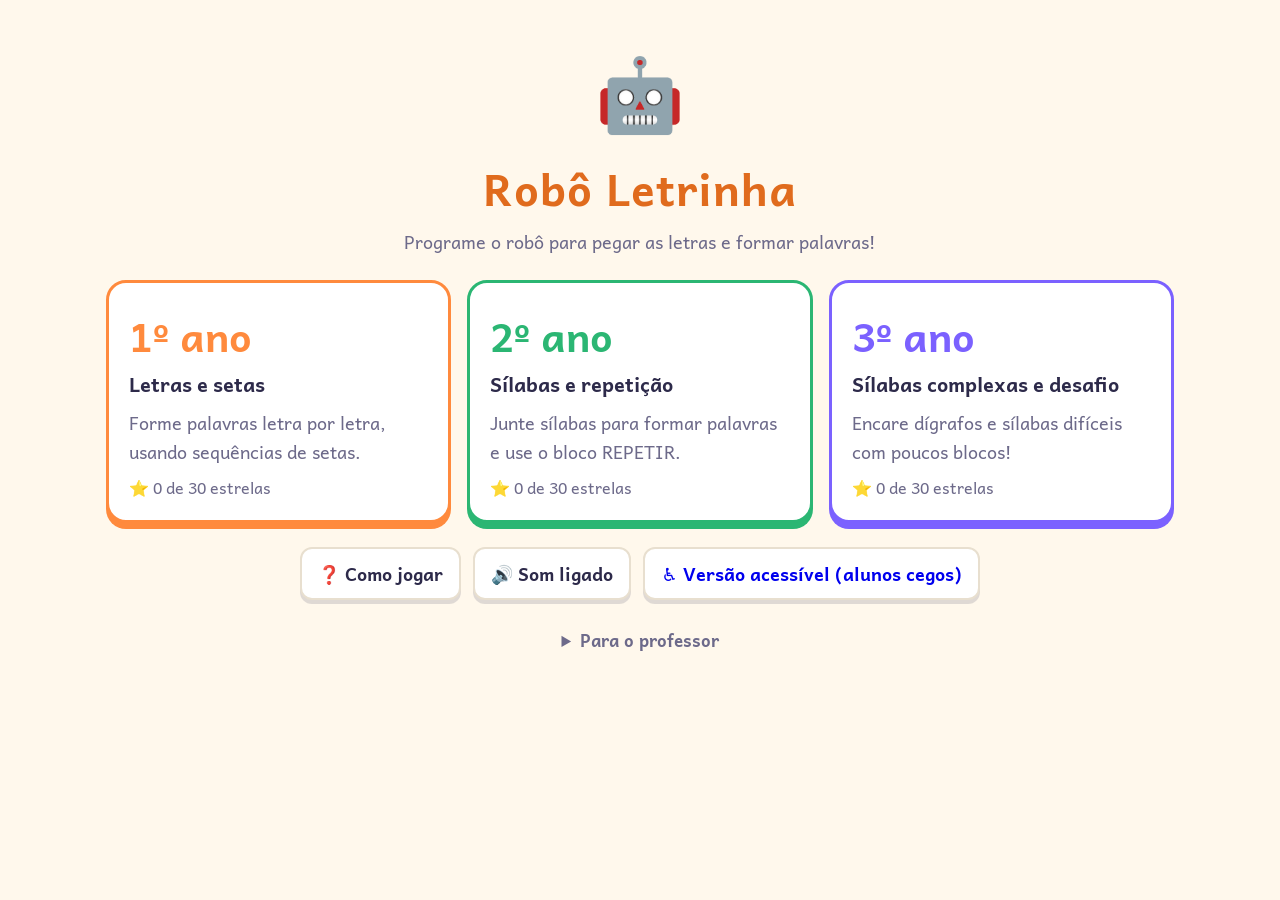
<file: index.html>
<!doctype html>
<html lang="pt-BR">
<head>
  <meta charset="utf-8">
  <meta name="viewport" content="width=device-width, initial-scale=1">
  <title>Robô Letrinha</title>
  <meta name="description" content="Jogo de alfabetização e programação para o 1º, 2º e 3º ano do Ensino Fundamental.">
  <link rel="preconnect" href="https://fonts.googleapis.com">
  <link rel="preconnect" href="https://fonts.gstatic.com" crossorigin>
  <link href="https://fonts.googleapis.com/css2?family=Andika:wght@400;700&display=swap" rel="stylesheet">
  <link rel="stylesheet" href="css/estilo.css">
</head>
<body>
  <!-- Tela inicial: escolha do ano -->
  <section id="tela-inicio" class="tela ativa">
    <header class="topo-inicio">
      <div class="mascote" aria-hidden="true">🤖</div>
      <h1>Robô Letrinha</h1>
      <p class="lema">Programe o robô para pegar as letras e formar palavras!</p>
    </header>
    <div id="lista-anos" class="lista-anos"></div>
    <div class="acoes-inicio">
      <button id="btn-como-jogar" class="btn secundario">❓ Como jogar</button>
      <button id="btn-som" class="btn secundario" aria-pressed="true">🔊 Som ligado</button>
      <a class="btn secundario link-acessivel" href="acessivel/index.html">♿ Versão acessível (alunos cegos)</a>
    </div>
    <details class="professor">
      <summary>Para o professor</summary>
      <p>Cada fase é liberada quando a anterior é concluída. O progresso fica salvo neste computador.</p>
      <div class="acoes-inicio">
        <button id="btn-zerar" class="btn secundario">🧽 Apagar o progresso</button>
      </div>
      <div id="confirmar-zerar" class="confirmar" hidden>
        <p><b>Tem certeza?</b> Isso apaga todas as estrelas e fases liberadas deste computador.</p>
        <div class="acoes-inicio">
          <button id="btn-zerar-sim" class="btn perigo">Sim, apagar</button>
          <button id="btn-zerar-nao" class="btn secundario">Cancelar</button>
        </div>
      </div>
      <p id="aviso-zerar" class="aviso-zerar" role="status"></p>
    </details>
  </section>

  <!-- Tela de fases -->
  <section id="tela-fases" class="tela">
    <header class="barra">
      <button class="btn icone" data-voltar="inicio" aria-label="Voltar">⬅</button>
      <h2 id="titulo-fases"></h2>
    </header>
    <p id="descricao-fases" class="descricao-fases"></p>
    <div id="lista-fases" class="lista-fases"></div>
  </section>

  <!-- Tela do jogo -->
  <section id="tela-jogo" class="tela">
    <header class="barra">
      <button class="btn icone" data-voltar="fases" aria-label="Voltar para as fases">⬅</button>
      <h2 id="titulo-jogo"></h2>
      <div class="estrelas-meta" id="meta-blocos"></div>
    </header>

    <div class="jogo">
      <div class="coluna-tabuleiro">
        <div class="missao">
          <div class="figura" id="figura" aria-hidden="true"></div>
          <div>
            <div class="rotulo">Forme a palavra:</div>
            <div class="encaixes" id="encaixes"></div>
          </div>
          <button class="btn icone" id="btn-ouvir" aria-label="Ouvir a palavra">🔊</button>
        </div>
        <div class="tabuleiro" id="tabuleiro"></div>
        <div class="mensagem" id="mensagem" role="status" aria-live="polite"></div>
      </div>

      <div class="coluna-programa">
        <div class="painel">
          <div class="rotulo">Blocos de comando</div>
          <div class="paleta" id="paleta"></div>
        </div>
        <div class="painel">
          <div class="rotulo">
            Programa do robô
            <span id="contador-blocos" class="contador"></span>
          </div>
          <ol class="programa" id="programa" aria-label="Programa"></ol>
        </div>
        <div class="controles">
          <button class="btn principal" id="btn-executar">▶ Executar</button>
          <button class="btn secundario" id="btn-apagar" title="Apagar o último bloco">⌫ Apagar</button>
          <button class="btn secundario" id="btn-limpar" title="Apagar todos os blocos">🗑 Limpar</button>
          <button class="btn secundario" id="btn-dica">💡 Dica</button>
          <button class="btn secundario" id="btn-velocidade" title="Velocidade do robô">🐢 Devagar</button>
        </div>
      </div>
    </div>
  </section>

  <!-- Janela de vitória -->
  <div class="modal" id="modal-vitoria" hidden>
    <div class="cartao">
      <div class="confete" id="confete" aria-hidden="true"></div>
      <h2>Muito bem!</h2>
      <div class="vitoria-figura" id="vitoria-figura"></div>
      <div class="vitoria-palavra" id="vitoria-palavra"></div>
      <div class="vitoria-estrelas" id="vitoria-estrelas"></div>
      <p class="vitoria-dica" id="vitoria-dica"></p>
      <div class="vitoria-frase" id="vitoria-frase" hidden>
        <div class="rotulo">Leia a frase:</div>
        <p id="frase-texto"></p>
        <button class="btn secundario" id="btn-ouvir-frase">🔊 Ouvir a frase</button>
      </div>
      <div class="controles">
        <button class="btn secundario" id="btn-repetir-fase">↺ Jogar de novo</button>
        <button class="btn principal" id="btn-proxima">Próxima fase ➜</button>
      </div>
    </div>
  </div>

  <!-- Janela de ajuda -->
  <div class="modal" id="modal-ajuda" hidden>
    <div class="cartao ajuda">
      <h2>Como jogar</h2>
      <ol>
        <li>Olhe a figura e a palavra que o robô precisa formar.</li>
        <li>Toque nas <b>setas</b> para montar o programa: cada seta faz o robô andar <b>uma casa</b>.</li>
        <li>O robô pega a peça quando passa por cima dela. Pegue as peças <b>na ordem certa</b>!</li>
        <li>Cuidado com as <b>pedras</b> 🪨 e com as peças que não fazem parte da palavra.</li>
        <li>No 2º e 3º ano, use o bloco <b>🔁 REPETIR</b>: ele repete a seta que vem logo depois. Toque no número para mudar.</li>
        <li>No 3º ano existe um <b>limite de blocos</b>: pense no caminho mais curto!</li>
        <li>Toque em <b>▶ Executar</b>. Se der errado, arrume o programa e tente de novo.</li>
      </ol>
      <p class="ajuda-teclado">Teclado: setas adicionam blocos, <b>R</b> adiciona repetir, <b>Enter</b> executa e <b>Backspace</b> apaga.</p>
      <div class="controles">
        <button class="btn principal" id="btn-fechar-ajuda">Entendi!</button>
      </div>
    </div>
  </div>

  <script src="js/dados.js"></script>
  <script src="js/fases.js"></script>
  <script src="js/jogo.js"></script>
</body>
</html>
</file>
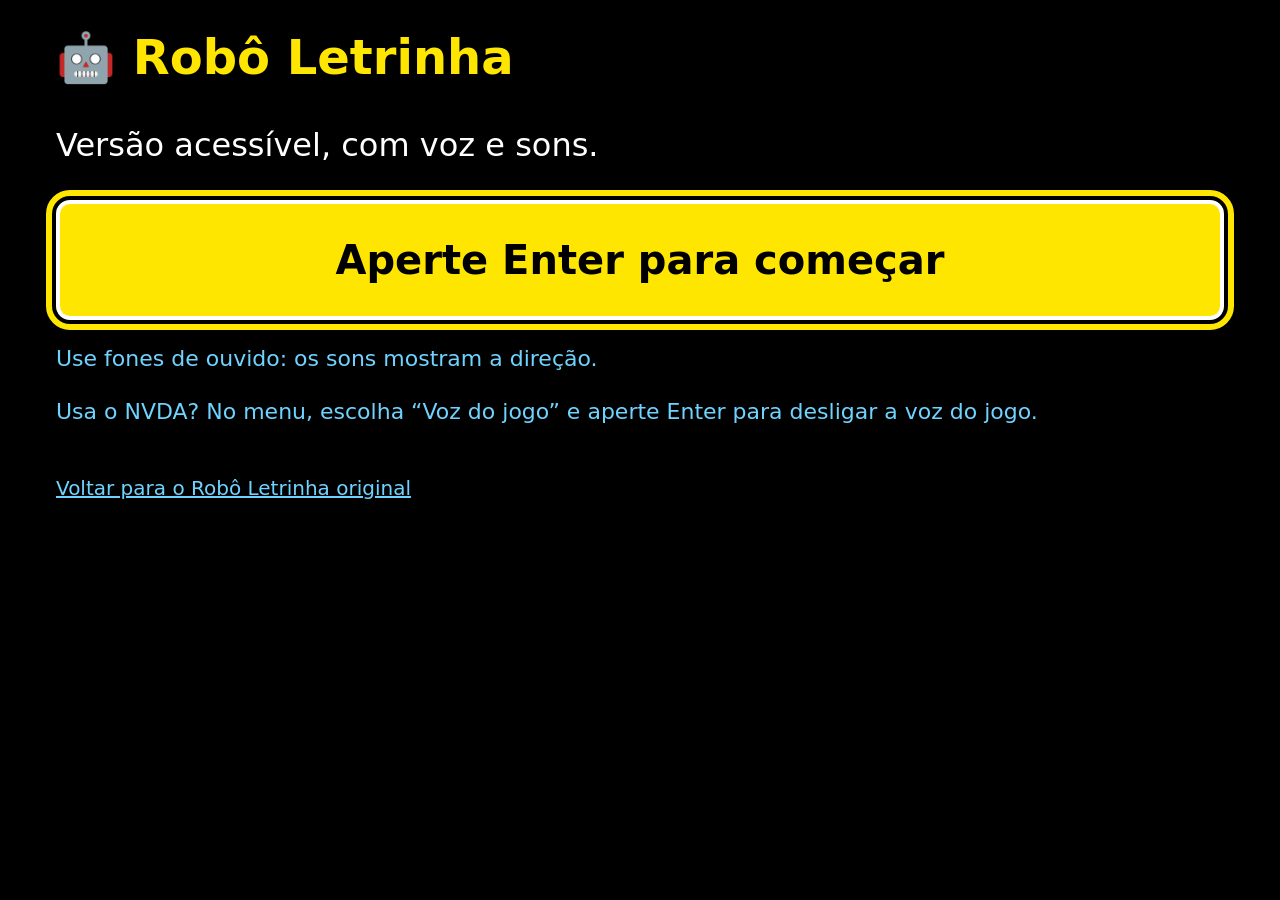
<file: acessivel/index.html>
<!doctype html>
<html lang="pt-BR">
<head>
  <meta charset="utf-8">
  <meta name="viewport" content="width=device-width, initial-scale=1">
  <title>Robô Letrinha Acessível</title>
  <meta name="description" content="Versão acessível do Robô Letrinha para alunos cegos: jogo de alfabetização e programação pelo teclado, com voz e sons.">
  <link rel="stylesheet" href="estilo.css">
</head>
<body>
  <!-- Anúncios para o leitor de tela. Só recebe texto quando a voz do jogo está desligada. -->
  <div id="anuncios" class="so-leitor" aria-live="polite" aria-atomic="false"></div>

  <main id="app" role="application" aria-roledescription="jogo" aria-label="Robô Letrinha acessível. Aperte H para ouvir a ajuda.">

    <!-- Tela de entrada: o navegador só libera som depois de uma tecla. -->
    <section id="tela-entrada" class="tela ativa" aria-labelledby="titulo-entrada">
      <h1 id="titulo-entrada">🤖 Robô Letrinha</h1>
      <p class="grande">Versão acessível, com voz e sons.</p>
      <button id="btn-comecar" class="botao enorme" autofocus>Aperte Enter para começar</button>
      <p class="aviso">Use fones de ouvido: os sons mostram a direção.</p>
      <p class="aviso">Usa o NVDA? No menu, escolha “Voz do jogo” e aperte Enter para desligar a voz do jogo.</p>
    </section>

    <!-- Menu: setas para cima e para baixo escolhem, Enter confirma. -->
    <section id="tela-menu" class="tela" aria-labelledby="titulo-menu">
      <h1 id="titulo-menu">Menu</h1>
      <ul id="lista-menu" class="menu" role="list"></ul>
      <p class="aviso">Setas ↑ ↓ escolhem · Enter confirma · Esc volta · Espaço repete · H ajuda</p>
    </section>

    <!-- Jogo -->
    <section id="tela-jogo" class="tela" aria-labelledby="titulo-jogo">
      <header class="topo">
        <h1 id="titulo-jogo"></h1>
        <p id="etapa-jogo" class="etapa"></p>
      </header>

      <div class="painel-palavra">
        <span class="rotulo">Palavra:</span>
        <ol id="encaixes" class="encaixes" aria-label="Peças da palavra"></ol>
      </div>

      <div class="area">
        <div id="tabuleiro" class="tabuleiro" aria-hidden="true"></div>

        <div class="lateral">
          <div class="painel">
            <h2>Programa</h2>
            <ol id="programa" class="programa" aria-label="Comandos do programa"></ol>
          </div>
          <div class="painel teclas" aria-hidden="true">
            <h2>Teclas</h2>
            <ul>
              <li><kbd>← ↑ → ↓</kbd> põe um comando</li>
              <li><kbd>Enter</kbd> o robô anda</li>
              <li><kbd>⌫</kbd> apaga o último</li>
              <li><kbd>Espaço</kbd> repete a instrução</li>
              <li><kbd>L</kbd> onde estão as peças</li>
              <li><kbd>P</kbd> fala a palavra</li>
              <li><kbd>H</kbd> ajuda · <kbd>Esc</kbd> menu</li>
            </ul>
          </div>
        </div>
      </div>
    </section>

    <!-- O que o jogo está falando, em letras grandes, para a turma acompanhar. -->
    <div id="fala" class="fala" aria-hidden="true"></div>
  </main>

  <p class="rodape"><a href="../index.html">Voltar para o Robô Letrinha original</a></p>

  <script src="dados.js"></script>
  <script src="fases.js"></script>
  <script src="som.js"></script>
  <script src="jogo.js"></script>
</body>
</html>
</file>
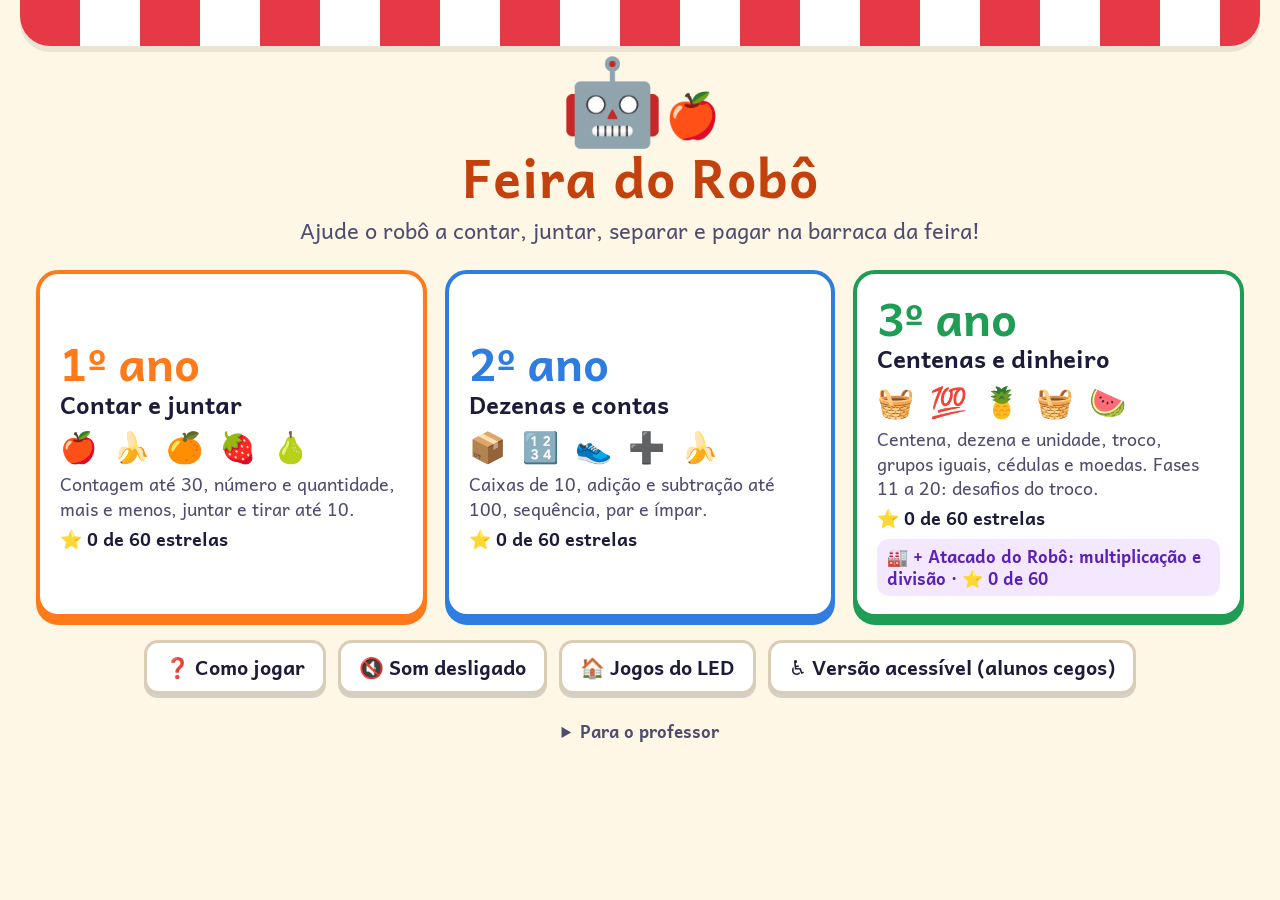
<file: matematica/index.html>
<!doctype html>
<html lang="pt-BR">
<head>
  <meta charset="utf-8">
  <meta name="viewport" content="width=device-width, initial-scale=1">
  <title>Feira do Robô</title>
  <meta name="description" content="Jogo de matemática para o 1º, 2º e 3º ano do Ensino Fundamental: contar, juntar, separar e pagar na feira.">
  <link rel="preconnect" href="https://fonts.googleapis.com">
  <link rel="preconnect" href="https://fonts.gstatic.com" crossorigin>
  <link href="https://fonts.googleapis.com/css2?family=Andika:wght@400;700&display=swap" rel="stylesheet">
  <link rel="stylesheet" href="css/feira.css?v=atacado1">
</head>
<body>
  <!-- Tela inicial: escolha do ano -->
  <section id="tela-inicio" class="tela ativa">
    <header class="topo-inicio">
      <div class="toldo" aria-hidden="true"></div>
      <div class="mascote" aria-hidden="true">🤖<span>🍎</span></div>
      <h1>Feira do Robô</h1>
      <p class="lema">Ajude o robô a contar, juntar, separar e pagar na barraca da feira!</p>
    </header>
    <div id="lista-anos" class="lista-anos"></div>
    <div class="acoes-inicio">
      <button id="btn-como-jogar" class="btn secundario">❓ Como jogar</button>
      <button id="btn-som" class="btn secundario" aria-pressed="false">🔇 Som desligado</button>
      <a class="btn secundario link" href="https://phisantos51-hub.github.io/">🏠 Jogos do LED</a>
      <a class="btn secundario link" href="acessivel/index.html">♿ Versão acessível (alunos cegos)</a>
    </div>
    <details class="professor">
      <summary>Para o professor</summary>
      <p>Cada fase é liberada quando a anterior é concluída. O progresso fica salvo neste computador.</p>
      <div class="acoes-inicio">
        <button id="btn-liberar" class="btn secundario">🔓 Liberar todas as fases</button>
        <button id="btn-zerar" class="btn secundario">🧽 Apagar o progresso</button>
      </div>
      <div id="confirmar-zerar" class="confirmar" hidden>
        <p><b>Tem certeza?</b> Isso apaga todas as estrelas e fases liberadas deste computador.</p>
        <div class="acoes-inicio">
          <button id="btn-zerar-sim" class="btn perigo">Sim, apagar</button>
          <button id="btn-zerar-nao" class="btn secundario">Cancelar</button>
        </div>
      </div>
      <p id="aviso-zerar" class="aviso-zerar" role="status"></p>
    </details>
  </section>

  <!-- Tela de fases -->
  <section id="tela-fases" class="tela">
    <header class="barra">
      <button class="btn secundario" data-ir="inicio">🏠 Menu</button>
      <h2 id="titulo-fases"></h2>
    </header>
    <p id="descricao-fases" class="descricao-fases"></p>
    <div id="extra-fases" class="extra-fases"></div>
    <div id="lista-fases" class="lista-fases"></div>
  </section>

  <!-- Tela do jogo -->
  <section id="tela-jogo" class="tela">
    <header class="barra">
      <button class="btn secundario" data-ir="fases">⬅ Fases</button>
      <button class="btn secundario" data-ir="inicio">🏠 Menu</button>
      <button class="btn secundario" id="btn-som-jogo" aria-pressed="false">🔇 Som</button>
      <h2 id="titulo-jogo"></h2>
    </header>

    <div class="pedido">
      <div class="cliente" id="cliente" aria-hidden="true"></div>
      <div class="balao">
        <p class="pedido-texto" id="pedido-texto"></p>
        <div class="pedido-desenho" id="pedido-desenho" aria-hidden="true"></div>
      </div>
      <button class="btn icone" id="btn-ouvir" aria-label="Ouvir o pedido" title="Ouvir o pedido" hidden>🗣️</button>
      <div class="robo" id="robo" aria-hidden="true">🤖</div>
    </div>

    <div class="area" id="area"></div>

    <footer class="rodape">
      <div class="mensagem" id="mensagem" role="status" aria-live="polite"></div>
      <div class="controles">
        <button class="btn secundario" id="btn-limpar">🧹 Começar de novo</button>
        <button class="btn principal" id="btn-pronto">✅ Pronto!</button>
      </div>
    </footer>
  </section>

  <!-- Janela de vitória -->
  <div class="modal" id="modal-vitoria" hidden>
    <div class="cartao">
      <div class="confete" id="confete" aria-hidden="true"></div>
      <div class="vitoria-robo" aria-hidden="true">🤖</div>
      <h2>Muito bem!</h2>
      <div class="vitoria-estrelas" id="vitoria-estrelas"></div>
      <div class="vitoria-resumo" id="vitoria-resumo"></div>
      <div class="controles">
        <button class="btn secundario" id="btn-repetir-fase">↺ Jogar de novo</button>
        <button class="btn principal" id="btn-proxima">Próxima fase ➜</button>
      </div>
    </div>
  </div>

  <!-- Janela de ajuda -->
  <div class="modal" id="modal-ajuda" hidden>
    <div class="cartao ajuda">
      <h2>Como jogar</h2>
      <ol>
        <li>Leia (ou olhe o desenho) do <b>pedido do cliente</b>.</li>
        <li><b>Arraste</b> as frutas, caixas, cartões e moedas com o mouse e <b>solte</b> no lugar certo. Os lugares para soltar ficam piscando.</li>
        <li>Também dá para <b>clicar</b>: clique na fruta e ela vai para a sacola. Clique de novo nela para tirar.</li>
        <li>Quando terminar, clique em <b>✅ Pronto!</b></li>
        <li>Se ainda não estiver certo, o robô mostra uma <b>dica</b> e você continua de onde parou.</li>
        <li>Acertou de primeira? ⭐⭐⭐!</li>
        <li>No <b>3º ano</b> tem também o <b>🤖📦 Atacado do Robô</b>, com multiplicação e divisão. Ele fica no alto da lista de fases do 3º ano.</li>
      </ol>
      <div class="controles">
        <button class="btn principal" id="btn-fechar-ajuda">Entendi!</button>
      </div>
    </div>
  </div>

  <script src="js/regras.js?v=atacado1"></script>
  <script src="js/fases.js?v=atacado1"></script>
  <script src="js/atacado-fases.js?v=atacado1"></script>
  <script src="js/arrastar.js?v=atacado1"></script>
  <script src="js/atacado.js?v=atacado1"></script>
  <script src="js/jogo.js?v=atacado1"></script>
</body>
</html>
</file>
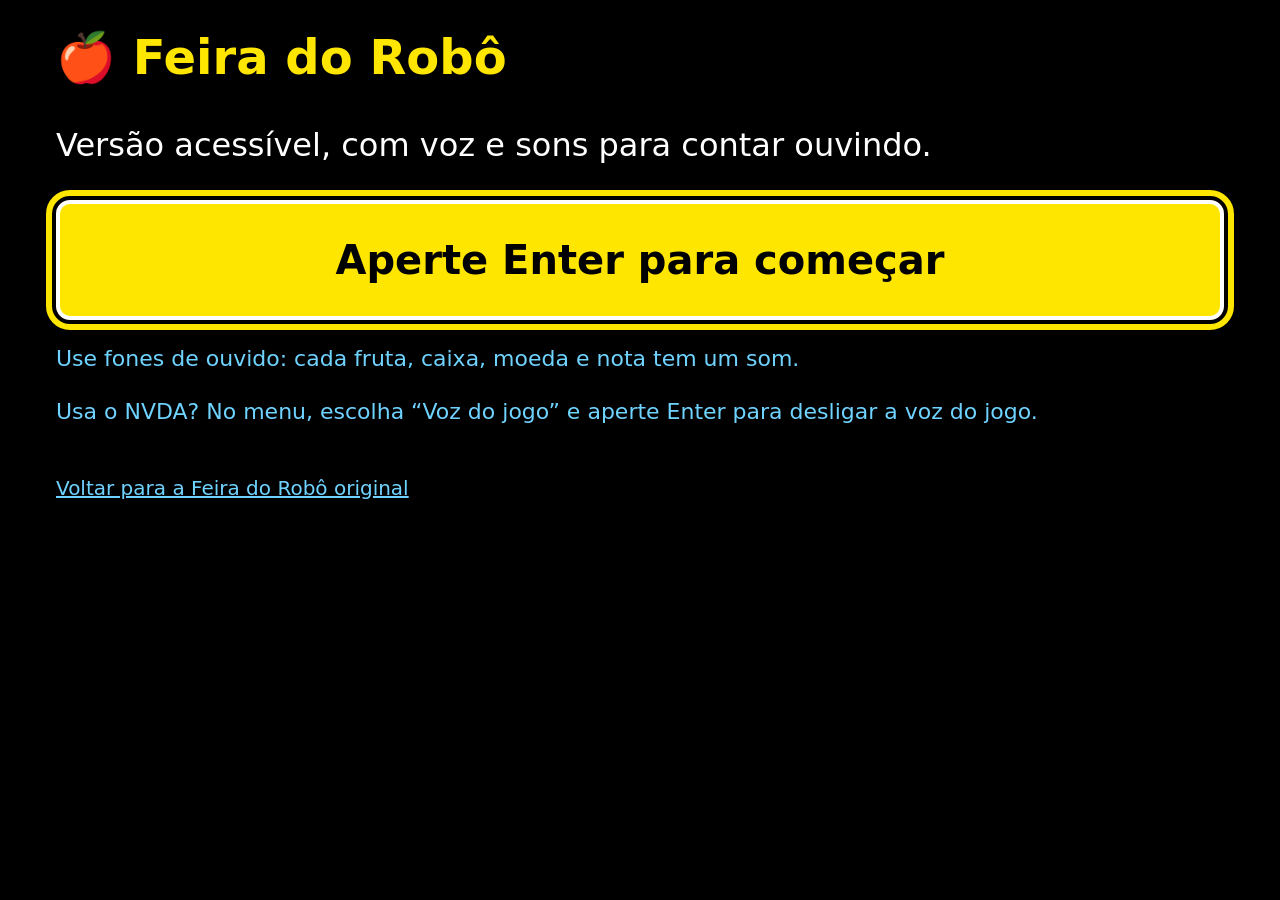
<file: matematica/acessivel/index.html>
<!doctype html>
<html lang="pt-BR">
<head>
  <meta charset="utf-8">
  <meta name="viewport" content="width=device-width, initial-scale=1">
  <title>Feira do Robô Acessível</title>
  <meta name="description" content="Versão acessível da Feira do Robô para alunos cegos: jogo de matemática pelo teclado, com voz e sons para contar ouvindo.">
  <link rel="stylesheet" href="../../acessivel/estilo.css">
  <link rel="stylesheet" href="feira-acessivel.css?v=atacado1">
</head>
<body>
  <!-- Anúncios para o leitor de tela. Só recebe texto quando a voz do jogo está desligada. -->
  <div id="anuncios" class="so-leitor" aria-live="polite" aria-atomic="false"></div>

  <main id="app" tabindex="-1" role="application" aria-roledescription="jogo" aria-label="Feira do Robô acessível. Aperte H para ouvir a ajuda.">

    <!-- Tela de entrada: o navegador só libera som depois de uma tecla. -->
    <section id="tela-entrada" class="tela ativa" aria-labelledby="titulo-entrada">
      <h1 id="titulo-entrada">🍎 Feira do Robô</h1>
      <p class="grande">Versão acessível, com voz e sons para contar ouvindo.</p>
      <button id="btn-comecar" class="botao enorme" autofocus>Aperte Enter para começar</button>
      <p class="aviso">Use fones de ouvido: cada fruta, caixa, moeda e nota tem um som.</p>
      <p class="aviso">Usa o NVDA? No menu, escolha “Voz do jogo” e aperte Enter para desligar a voz do jogo.</p>
    </section>

    <!-- Menu: setas para cima e para baixo escolhem, Enter confirma. -->
    <section id="tela-menu" class="tela" aria-labelledby="titulo-menu">
      <h1 id="titulo-menu">Menu</h1>
      <ul id="lista-menu" class="menu" role="list"></ul>
      <p class="aviso">Setas ↑ ↓ escolhem · Enter confirma · Esc volta · Espaço repete · H ajuda</p>
    </section>

    <!-- Jogo -->
    <section id="tela-jogo" class="tela" aria-labelledby="titulo-jogo">
      <header class="topo">
        <h1 id="titulo-jogo"></h1>
        <p id="ano-jogo" class="etapa"></p>
      </header>
      <p id="pedido" class="pedido-grande"></p>

      <div class="area">
        <div class="painel">
          <h2>Agora</h2>
          <div id="quadro" class="quadro"></div>
        </div>
        <div class="painel teclas" aria-hidden="true">
          <h2>Teclas</h2>
          <ul id="lista-teclas"></ul>
        </div>
      </div>
    </section>

    <!-- O que o jogo está falando, em letras grandes, para a turma acompanhar. -->
    <div id="fala" class="fala" aria-hidden="true"></div>
  </main>

  <p class="rodape"><a href="../index.html">Voltar para a Feira do Robô original</a></p>

  <script src="../js/regras.js?v=atacado1"></script>
  <script src="../js/fases.js?v=atacado1"></script>
  <script src="../js/atacado-fases.js?v=atacado1"></script>
  <script src="../../acessivel/som.js"></script>
  <script src="dados.js?v=atacado1"></script>
  <script src="sons.js?v=atacado1"></script>
  <script src="atacado.js?v=atacado1"></script>
  <script src="jogo.js?v=atacado1"></script>
</body>
</html>
</file>
<file: css/estilo.css>
:root {
  --fundo: #fff8ec;
  --cartao: #ffffff;
  --texto: #2d2a4a;
  --suave: #6d6a8a;
  --borda: #e8dfcf;
  --casa: #fdf3df;
  --casa-alt: #f8e9cc;
  --principal: #ff8a3d;
  --principal-escuro: #e06b1d;
  --sucesso: #2bb673;
  --erro: #e5484d;
  --alvo: #4c8dff;
  --cor-ano: #ff8a3d;
  --sombra: 0 4px 0 rgba(45, 42, 74, 0.15);
  --raio: 16px;
}

* { box-sizing: border-box; }

html, body { margin: 0; }

body {
  background: var(--fundo);
  color: var(--texto);
  font-family: 'Andika', 'Comic Sans MS', 'Trebuchet MS', system-ui, sans-serif;
  font-size: 18px;
  min-height: 100vh;
  -webkit-tap-highlight-color: transparent;
}

button { font: inherit; color: inherit; }

.tela { display: none; max-width: 1100px; margin: 0 auto; padding: 16px; }
.tela.ativa { display: block; }

/* ---------- Botões ---------- */
.btn {
  border: 0;
  border-radius: 12px;
  padding: 10px 16px;
  cursor: pointer;
  font-weight: 700;
  box-shadow: var(--sombra);
  transition: transform 0.08s, box-shadow 0.08s, opacity 0.2s;
  min-height: 48px;
}
.btn:active { transform: translateY(3px); box-shadow: 0 1px 0 rgba(45, 42, 74, 0.15); }
.btn:disabled { opacity: 0.45; cursor: not-allowed; }
.btn.principal { background: var(--principal); color: #fff; }
.btn.secundario { background: var(--cartao); border: 2px solid var(--borda); }
.btn.icone { background: var(--cartao); border: 2px solid var(--borda); width: 48px; padding: 0; font-size: 22px; }
.btn:focus-visible { outline: 3px solid var(--alvo); outline-offset: 2px; }

/* ---------- Início ---------- */
.topo-inicio { text-align: center; padding: 16px 0 8px; }
.mascote { font-size: 72px; animation: flutuar 2.4s ease-in-out infinite; }
h1 { font-size: 44px; margin: 4px 0; color: var(--principal-escuro); letter-spacing: 1px; }
.lema { color: var(--suave); margin: 0 0 16px; }

.lista-anos { display: grid; grid-template-columns: repeat(auto-fit, minmax(240px, 1fr)); gap: 16px; }
.cartao-ano {
  background: var(--cartao);
  border: 3px solid var(--cor);
  border-radius: 20px;
  padding: 20px;
  text-align: left;
  cursor: pointer;
  box-shadow: 0 6px 0 var(--cor);
  transition: transform 0.1s;
}
.cartao-ano:hover { transform: translateY(-3px); }
.cartao-ano:active { transform: translateY(3px); box-shadow: 0 2px 0 var(--cor); }
.cartao-ano .num { font-size: 40px; font-weight: 700; color: var(--cor); }
.cartao-ano .sub { font-weight: 700; font-size: 20px; }
.cartao-ano p { color: var(--suave); margin: 8px 0; }
.cartao-ano .progresso { font-size: 16px; color: var(--suave); }

.link-acessivel { text-decoration: none; display: inline-flex; align-items: center; }
.acoes-inicio { display: flex; gap: 12px; justify-content: center; margin-top: 24px; flex-wrap: wrap; }

/* Área do professor: apagar o progresso com confirmação na própria página
   (a janela de pergunta do navegador pode estar bloqueada). */
.professor { margin: 26px auto 0; max-width: 640px; text-align: center; color: var(--suave); font-size: 17px; }
.professor summary { cursor: pointer; font-weight: 700; }
.professor .acoes-inicio { margin-top: 10px; }
.confirmar { margin-top: 12px; padding: 12px; border: 3px solid var(--erro); border-radius: 14px; background: #fff0f0; color: var(--texto); }
.confirmar p { margin: 0; }
.btn.perigo { background: var(--erro); color: #fff; }
.aviso-zerar { font-weight: 700; color: #136c40; min-height: 1.4em; }

/* ---------- Barra de topo ---------- */
.barra { display: flex; align-items: center; gap: 12px; margin-bottom: 12px; flex-wrap: wrap; }
.barra h2 { margin: 0; flex: 1; font-size: 26px; }
.estrelas-meta { font-size: 15px; color: var(--suave); text-align: right; }

/* ---------- Fases ---------- */
.descricao-fases { color: var(--suave); margin-top: 0; }
.lista-fases { display: grid; grid-template-columns: repeat(auto-fill, minmax(130px, 1fr)); gap: 14px; }
.botao-fase {
  background: var(--cartao);
  border: 3px solid var(--cor-ano);
  border-radius: 18px;
  padding: 12px 8px;
  cursor: pointer;
  box-shadow: 0 5px 0 var(--cor-ano);
  display: flex;
  flex-direction: column;
  align-items: center;
  gap: 4px;
}
.botao-fase .n { font-weight: 700; color: var(--suave); font-size: 15px; }
.botao-fase .fig { font-size: 40px; line-height: 1.1; }
.botao-fase .est { font-size: 18px; letter-spacing: 2px; }
.botao-fase:disabled { border-color: var(--borda); box-shadow: 0 5px 0 var(--borda); cursor: not-allowed; }
.botao-fase:disabled .fig { filter: grayscale(1); opacity: 0.4; }

/* ---------- Jogo ---------- */
.jogo { display: grid; grid-template-columns: minmax(0, 1.1fr) minmax(0, 1fr); gap: 16px; align-items: start; }
@media (max-width: 820px) { .jogo { grid-template-columns: 1fr; } }

.missao {
  display: flex; align-items: center; gap: 12px;
  background: var(--cartao); border: 2px solid var(--borda); border-radius: var(--raio);
  padding: 10px 12px; margin-bottom: 12px;
}
.missao > div:nth-child(2) { flex: 1; min-width: 0; }
.figura { font-size: 48px; line-height: 1; }
.rotulo { font-size: 14px; color: var(--suave); font-weight: 700; text-transform: uppercase; letter-spacing: 0.5px; margin-bottom: 6px; display: flex; justify-content: space-between; gap: 8px; }
.encaixes { display: flex; gap: 6px; flex-wrap: wrap; }
.encaixe {
  min-width: 44px; height: 48px; padding: 0 8px;
  border: 3px dashed var(--borda); border-radius: 10px;
  display: flex; align-items: center; justify-content: center;
  font-size: 24px; font-weight: 700; color: #c9bfae;
  transition: all 0.25s;
}
.encaixe.proximo { border-color: var(--alvo); color: var(--alvo); }
.encaixe.cheio { border-style: solid; border-color: var(--sucesso); background: var(--sucesso); color: #fff; animation: pulo 0.4s; }

.tabuleiro {
  --n: 5;
  position: relative;
  display: grid;
  grid-template-columns: repeat(var(--n), 1fr);
  grid-template-rows: repeat(var(--n), 1fr);
  aspect-ratio: 1;
  width: 100%;
  max-width: 520px;
  margin: 0 auto;
  background: var(--casa-alt);
  border: 4px solid #e2cfa9;
  border-radius: var(--raio);
  overflow: hidden;
  touch-action: manipulation;
}
.casa { position: relative; display: flex; align-items: center; justify-content: center; }
.casa.clara { background: var(--casa); }
.peca {
  width: 82%; height: 82%;
  border-radius: 12px;
  background: #fff;
  border: 3px solid var(--alvo);
  display: flex; align-items: center; justify-content: center;
  font-weight: 700;
  font-size: calc(min(100vw, 520px) / var(--n) * 0.32);
  box-shadow: 0 3px 0 rgba(45, 42, 74, 0.15);
  transition: transform 0.3s, opacity 0.3s;
}
.peca.longa { font-size: calc(min(100vw, 520px) / var(--n) * 0.24); }
.peca.coletada { transform: scale(0) rotate(180deg); opacity: 0; }
.peca.errada { border-color: var(--erro); background: #ffe3e4; animation: tremer 0.4s; }
.peca.dica { animation: brilho 0.8s ease-in-out 3; }
.pedra { font-size: calc(min(100vw, 520px) / var(--n) * 0.55); }

.robo {
  position: absolute;
  display: flex; align-items: center; justify-content: center;
  transition: left 0.3s ease-in-out, top 0.3s ease-in-out;
  pointer-events: none;
  z-index: 2;
}
.robo .corpo { font-size: calc(min(100vw, 520px) / var(--n) * 0.6); filter: drop-shadow(0 3px 2px rgba(0,0,0,0.25)); }
.robo .olhar {
  position: absolute; font-size: calc(min(100vw, 520px) / var(--n) * 0.26); font-weight: 700;
  color: var(--principal-escuro);
}
.robo.batida .corpo { animation: tremer 0.4s; }
.robo.festa .corpo { animation: pulo 0.5s 3; }

.mensagem { min-height: 56px; margin-top: 10px; padding: 10px 14px; border-radius: 12px; font-size: 19px; }
.mensagem:empty { visibility: hidden; }
.mensagem.erro { background: #ffe3e4; color: #9b1c20; }
.mensagem.info { background: #e6efff; color: #23408e; }
.mensagem.ok { background: #dcf6e8; color: #136c40; }

.painel { background: var(--cartao); border: 2px solid var(--borda); border-radius: var(--raio); padding: 12px; margin-bottom: 12px; }
.contador { text-transform: none; letter-spacing: 0; }
.contador.estourou { color: var(--erro); }

.paleta { display: flex; gap: 10px; flex-wrap: wrap; }
.bloco {
  border: 0; border-radius: 12px; cursor: pointer;
  min-width: 60px; height: 60px; padding: 0 10px;
  font-size: 32px; font-weight: 700; color: #fff;
  background: var(--alvo);
  box-shadow: 0 4px 0 #2d5fcc;
  display: inline-flex; align-items: center; justify-content: center; gap: 6px;
}
.bloco:active { transform: translateY(3px); box-shadow: 0 1px 0 #2d5fcc; }
.bloco.repetir { background: #f2a516; box-shadow: 0 4px 0 #b97a00; font-size: 22px; }
.bloco.repetir:active { box-shadow: 0 1px 0 #b97a00; }

.programa {
  list-style: none; margin: 0; padding: 8px;
  display: flex; flex-wrap: wrap; gap: 8px;
  min-height: 92px;
  background: repeating-linear-gradient(0deg, #fbf6ec, #fbf6ec 38px, #f3ead8 38px, #f3ead8 40px);
  border-radius: 12px;
}
.programa:empty::before { content: 'Toque nas setas para montar o programa…'; color: var(--suave); font-size: 16px; padding: 8px; }
.programa li { position: relative; }
.programa .bloco { height: 52px; min-width: 52px; font-size: 26px; }
.programa .bloco.repetir { font-size: 18px; }
.programa .bloco .vezes { background: rgba(255,255,255,0.3); border-radius: 8px; padding: 0 6px; }
.programa li.ativo .bloco { outline: 4px solid var(--texto); outline-offset: 2px; }
.programa li.erro .bloco { outline: 4px solid var(--erro); outline-offset: 2px; }
.programa li.junto::after {
  content: ''; position: absolute; right: -9px; top: 50%; width: 10px; height: 4px; background: #f2a516;
}
.remover {
  position: absolute; top: -8px; right: -8px;
  width: 24px; height: 24px; border-radius: 50%;
  border: 0; background: var(--texto); color: #fff; font-size: 13px; line-height: 24px; padding: 0;
  cursor: pointer;
}

.controles { display: flex; gap: 10px; flex-wrap: wrap; }
.controles .principal { flex: 1 1 140px; font-size: 20px; }

/* ---------- Modais ---------- */
.modal {
  position: fixed; inset: 0; background: rgba(45, 42, 74, 0.55);
  display: flex; align-items: center; justify-content: center; padding: 16px; z-index: 10;
}
.modal[hidden] { display: none; }
.cartao {
  position: relative; background: var(--cartao); border-radius: 24px; padding: 24px;
  max-width: 460px; width: 100%; text-align: center; overflow: hidden;
  animation: entrar 0.3s ease-out;
  max-height: calc(100vh - 32px); overflow-y: auto;
}
.cartao h2 { margin: 0 0 8px; font-size: 32px; color: var(--sucesso); }
.vitoria-figura { font-size: 72px; }
.vitoria-palavra { font-size: 38px; font-weight: 700; letter-spacing: 3px; }
.vitoria-palavra .sep { color: var(--suave); font-weight: 400; }
.vitoria-estrelas { font-size: 42px; margin: 6px 0; }
.vitoria-estrelas .apagada { filter: grayscale(1); opacity: 0.3; }
.vitoria-dica { color: var(--suave); margin: 4px 0 12px; }
.vitoria-frase { background: var(--fundo); border-radius: 14px; padding: 12px; margin-bottom: 14px; }
.vitoria-frase .rotulo { justify-content: center; }
.vitoria-frase p { font-size: 24px; margin: 4px 0 10px; }
.cartao .controles { justify-content: center; }
.ajuda { text-align: left; }
.ajuda h2 { color: var(--principal-escuro); text-align: center; }
.ajuda li { margin-bottom: 8px; }
.ajuda-teclado { color: var(--suave); font-size: 15px; }

.confete { position: absolute; inset: 0; pointer-events: none; }
.confete span { position: absolute; top: -30px; font-size: 24px; animation: cair 1.8s linear forwards; }

/* ---------- Animações ---------- */
@keyframes flutuar { 50% { transform: translateY(-8px); } }
@keyframes pulo { 50% { transform: scale(1.2) translateY(-4px); } }
@keyframes tremer { 20%, 60% { transform: translateX(-5px); } 40%, 80% { transform: translateX(5px); } }
@keyframes brilho { 50% { transform: scale(1.15); box-shadow: 0 0 0 6px rgba(76, 141, 255, 0.5); } }
@keyframes entrar { from { transform: scale(0.8); opacity: 0; } }
@keyframes cair { to { transform: translateY(520px) rotate(360deg); opacity: 0; } }

@media (prefers-reduced-motion: reduce) {
  *, *::before, *::after { animation-duration: 0.01ms !important; animation-iteration-count: 1 !important; transition-duration: 0.01ms !important; }
}

@media (max-width: 520px) {
  body { font-size: 17px; }
  h1 { font-size: 34px; }
  .bloco { min-width: 54px; height: 54px; font-size: 28px; }
  .controles .btn { padding: 8px 12px; }
  .barra h2 { font-size: 22px; }
  .estrelas-meta { flex-basis: 100%; text-align: left; }
}
</file>
<file: acessivel/estilo.css>
/* Alto contraste: fundo preto, letras brancas e amarelas, tudo grande. */
:root {
  --fundo: #000000;
  --texto: #ffffff;
  --destaque: #ffe600;
  --azul: #6fd3ff;
  --verde: #4dff88;
  --erro: #ff6b6b;
  --casa: #141414;
  --linha: #ffffff;
}

* { box-sizing: border-box; }
html, body { margin: 0; }

body {
  background: var(--fundo);
  color: var(--texto);
  font-family: Verdana, Tahoma, system-ui, sans-serif;
  font-size: 24px;
  line-height: 1.4;
}

.so-leitor {
  position: absolute; width: 1px; height: 1px; overflow: hidden;
  clip: rect(0 0 0 0); clip-path: inset(50%); white-space: nowrap;
}

main { max-width: 1200px; margin: 0 auto; padding: 16px; outline: none; }

.tela { display: none; }
.tela.ativa { display: block; }

h1 { font-size: 48px; margin: 8px 0 16px; color: var(--destaque); }
h2 { font-size: 26px; margin: 0 0 10px; color: var(--destaque); }
.grande { font-size: 32px; }
.aviso { font-size: 22px; color: var(--azul); }

.botao {
  display: block; width: 100%;
  background: var(--fundo); color: var(--texto);
  border: 4px solid var(--texto); border-radius: 14px;
  font: inherit; font-size: 28px; font-weight: 700; text-align: left;
  padding: 14px 20px; cursor: pointer;
}
.botao.enorme { font-size: 40px; text-align: center; padding: 28px; margin: 24px 0; }
.botao:focus, .botao.focado {
  outline: 6px solid var(--destaque); outline-offset: 4px;
  background: var(--destaque); color: #000;
}

.menu { list-style: none; padding: 0; margin: 0; display: grid; gap: 14px; }

/* ---------- Jogo ---------- */
.topo { display: flex; flex-wrap: wrap; align-items: baseline; gap: 4px 24px; }
.topo h1 { margin-bottom: 4px; }
.etapa { margin: 0 0 12px; color: var(--azul); }

.painel-palavra { display: flex; align-items: center; gap: 16px; flex-wrap: wrap; margin-bottom: 16px; }
.rotulo { font-weight: 700; }
.encaixes { list-style: none; display: flex; gap: 10px; padding: 0; margin: 0; flex-wrap: wrap; }
.encaixes li {
  min-width: 72px; padding: 6px 12px; text-align: center;
  border: 4px dashed #8a8a8a; border-radius: 12px;
  font-size: 40px; font-weight: 700; color: #8a8a8a;
  display: flex; flex-direction: column; line-height: 1.1;
}
.encaixes li small { font-size: 30px; }
.encaixes li.proximo { border-color: var(--destaque); color: var(--destaque); border-style: solid; }
.encaixes li.cheio { border: 4px solid var(--verde); background: var(--verde); color: #000; }

.area { display: grid; grid-template-columns: minmax(0, 1fr) minmax(280px, 0.8fr); gap: 20px; align-items: start; }
@media (max-width: 860px) { .area { grid-template-columns: 1fr; } }

.tabuleiro {
  --n: 3;
  display: grid;
  grid-template-columns: repeat(var(--n), 1fr);
  grid-template-rows: repeat(var(--n), 1fr);
  aspect-ratio: 1;
  width: 100%;
  max-width: 560px;
  border: 6px solid var(--linha);
  border-radius: 8px;
  gap: 4px;
  background: var(--linha);
}
.casa {
  background: var(--casa);
  position: relative;
  display: flex; align-items: center; justify-content: center;
}
.peca {
  width: 80%; height: 80%;
  border: 5px solid var(--azul); border-radius: 14px;
  display: flex; flex-direction: column; align-items: center; justify-content: center;
  font-size: calc(min(90vw, 560px) / var(--n) * 0.3); font-weight: 700; line-height: 1;
  background: #000;
}
.peca small { font-size: 0.7em; margin-top: 4px; }
.peca.proxima { border-color: var(--destaque); color: var(--destaque); border-width: 7px; }
.peca.errada { border-color: var(--erro); color: var(--erro); border-style: dashed; }
.robo {
  position: absolute; inset: 0;
  display: flex; align-items: flex-start; justify-content: flex-end;
  font-size: calc(min(90vw, 560px) / var(--n) * 0.38);
  padding: 4px;
}
.casa:not(:has(.peca)) .robo { align-items: center; justify-content: center; font-size: calc(min(90vw, 560px) / var(--n) * 0.6); }
.robo.bateu { animation: tremer 0.4s; }
.casa:has(.robo) { background: #2a2a00; box-shadow: inset 0 0 0 6px var(--destaque); }

.painel { border: 4px solid var(--texto); border-radius: 14px; padding: 14px; margin-bottom: 16px; }
.programa { margin: 0; padding-left: 52px; font-size: 28px; font-weight: 700; }
.programa li { padding: 2px 8px; border-radius: 8px; margin-bottom: 4px; }
.programa li.vazio { list-style: none; margin-left: -40px; color: #8a8a8a; font-weight: 400; }
.programa li.testado { color: var(--verde); }
.programa li.ativo { background: var(--destaque); color: #000; }
.programa li.erro { background: var(--erro); color: #000; }
.teclas ul { list-style: none; margin: 0; padding: 0; font-size: 21px; }
.teclas li { margin-bottom: 6px; }
kbd {
  border: 2px solid var(--texto); border-radius: 6px; padding: 0 6px;
  font-family: inherit; font-weight: 700; color: var(--destaque);
}

#tela-jogo.venceu .tabuleiro { border-color: var(--verde); background: var(--verde); }

/* O que está sendo falado, para a turma acompanhar. */
.fala {
  margin-top: 20px; padding: 16px 20px; min-height: 80px;
  border: 4px solid var(--destaque); border-radius: 14px;
  font-size: 28px;
}
.fala:empty { display: none; }

.rodape { max-width: 1200px; margin: 0 auto; padding: 8px 16px 24px; font-size: 20px; }
.rodape a { color: var(--azul); }

@keyframes tremer { 25%, 75% { transform: translateX(-8px); } 50% { transform: translateX(8px); } }
@media (prefers-reduced-motion: reduce) { .robo.bateu { animation: none; } }
</file>
<file: matematica/css/feira.css>
:root {
  --fundo: #fff7e6;
  --cartao: #ffffff;
  --texto: #1d1b3a;
  --suave: #4f4c6e;
  --borda: #d9cdb6;
  --madeira: #e9c58f;
  --madeira-escura: #b9884a;
  --principal: #16a34a;
  --principal-escuro: #0f7a37;
  --zona: #2563eb;
  --zona-claro: #dbe7ff;
  --dica: #fff1b8;
  --dica-texto: #5a3b00;
  --laranja: #ff7a1a;
  --cor-ano: #ff7a1a;
  --sombra: 0 4px 0 rgba(29, 27, 58, 0.18);
  --raio: 18px;
  --cor-c: #c2410c;
  --cor-d: #1d4ed8;
  --cor-u: #15803d;
}

* { box-sizing: border-box; }
[hidden] { display: none !important; }
html, body { margin: 0; }

body {
  background: var(--fundo);
  color: var(--texto);
  font-family: 'Andika', 'Trebuchet MS', 'Verdana', system-ui, sans-serif;
  font-size: 20px;
  line-height: 1.35;
  min-height: 100vh;
  -webkit-tap-highlight-color: transparent;
}
/* 1º ano: letra de imprensa maiúscula */
body.caixa-alta .tela,
body.caixa-alta .modal { text-transform: uppercase; }

button { font: inherit; color: inherit; }

.tela { display: none; max-width: 1240px; margin: 0 auto; padding: 12px 16px; }
.tela.ativa { display: block; }

/* ---------- Botões ---------- */
.btn {
  border: 0;
  border-radius: 14px;
  padding: 10px 18px;
  cursor: pointer;
  font-weight: 700;
  font-size: 20px;
  box-shadow: var(--sombra);
  transition: transform 0.08s, box-shadow 0.08s, opacity 0.2s;
  min-height: 54px;
  text-decoration: none;
  display: inline-flex;
  align-items: center;
  justify-content: center;
  gap: 6px;
}
.btn:active { transform: translateY(3px); box-shadow: 0 1px 0 rgba(29, 27, 58, 0.18); }
.btn:disabled { opacity: 0.45; cursor: not-allowed; }
.btn.principal { background: var(--principal); color: #fff; }
.btn.principal:hover:not(:disabled) { background: var(--principal-escuro); }
.btn.secundario { background: var(--cartao); border: 3px solid var(--borda); color: var(--texto); }
.btn.secundario:hover:not(:disabled) { border-color: var(--cor-ano); }
.btn.icone { background: var(--cartao); border: 3px solid var(--borda); width: 58px; padding: 0; font-size: 26px; }
.btn:focus-visible { outline: 4px solid var(--zona); outline-offset: 2px; }

/* ---------- Início ---------- */
.topo-inicio { text-align: center; padding: 0 0 8px; position: relative; }
.toldo {
  height: 46px;
  margin: -12px -16px 8px;
  background: repeating-linear-gradient(90deg, #e63946 0 60px, #fff 60px 120px);
  border-radius: 0 0 30px 30px;
  box-shadow: 0 6px 0 rgba(0, 0, 0, 0.08);
}
.mascote { font-size: 84px; line-height: 1; animation: flutuar 2.4s ease-in-out infinite; }
.mascote span { font-size: 44px; }
h1 { font-size: 52px; margin: 4px 0; color: #c2410c; letter-spacing: 1px; }
.lema { color: var(--suave); margin: 0 0 16px; font-size: 22px; }

.lista-anos { display: grid; grid-template-columns: repeat(auto-fit, minmax(260px, 1fr)); gap: 18px; }
.cartao-ano {
  background: var(--cartao);
  border: 4px solid var(--cor);
  border-radius: 22px;
  padding: 18px 20px;
  text-align: left;
  cursor: pointer;
  box-shadow: 0 7px 0 var(--cor);
  transition: transform 0.1s;
}
.cartao-ano:hover { transform: translateY(-3px); }
.cartao-ano:active { transform: translateY(3px); box-shadow: 0 2px 0 var(--cor); }
.cartao-ano .num { font-size: 46px; font-weight: 700; color: var(--cor); line-height: 1.1; }
.cartao-ano .sub { font-weight: 700; font-size: 24px; }
.cartao-ano .icones { font-size: 30px; margin: 6px 0; letter-spacing: 4px; }
.cartao-ano p { color: var(--suave); margin: 6px 0; font-size: 18px; }
.cartao-ano .progresso { font-size: 18px; font-weight: 700; }

.acoes-inicio { display: flex; gap: 12px; justify-content: center; margin-top: 22px; flex-wrap: wrap; }
.professor { margin: 26px auto 0; max-width: 640px; text-align: center; color: var(--suave); font-size: 17px; }
.professor summary { cursor: pointer; font-weight: 700; }
.professor .acoes-inicio { margin-top: 10px; }
.professor .btn { font-size: 17px; min-height: 46px; }
.confirmar { margin-top: 12px; padding: 12px; border: 3px solid #dc2626; border-radius: 14px; background: #fff0f0; color: var(--texto); }
.confirmar p { margin: 0; }
.btn.perigo { background: #dc2626; color: #fff; }
.aviso-zerar { font-weight: 700; color: var(--principal-escuro); min-height: 1.4em; }

/* ---------- Barra de topo ---------- */
.barra { display: flex; align-items: center; gap: 10px; margin-bottom: 10px; flex-wrap: wrap; }
.barra h2 { margin: 0; flex: 1; font-size: 26px; text-align: right; color: var(--cor-ano); }

/* ---------- Fases ---------- */
.descricao-fases { color: var(--suave); margin-top: 0; font-size: 20px; }
.lista-fases { display: grid; grid-template-columns: repeat(auto-fill, minmax(150px, 1fr)); gap: 16px; }
.botao-fase {
  background: var(--cartao);
  border: 4px solid var(--cor-ano);
  border-radius: 20px;
  padding: 12px 8px;
  cursor: pointer;
  box-shadow: 0 6px 0 var(--cor-ano);
  display: flex; flex-direction: column; align-items: center; gap: 4px;
  min-height: 150px;
}
.botao-fase:hover:not(:disabled) { transform: translateY(-2px); }
.botao-fase .n { font-weight: 700; font-size: 20px; }
.botao-fase .fig { font-size: 50px; line-height: 1.15; }
.botao-fase .est { font-size: 22px; letter-spacing: 2px; }
.apagada { filter: grayscale(1); opacity: 0.3; }
.botao-fase:disabled { border-color: var(--borda); box-shadow: 0 6px 0 var(--borda); cursor: not-allowed; }
.botao-fase:disabled .fig { opacity: 0.5; }

/* ---------- Pedido do cliente ---------- */
.pedido {
  display: flex; align-items: center; gap: 14px;
  background: var(--cartao);
  border: 4px solid var(--cor-ano);
  border-radius: var(--raio);
  padding: 10px 16px;
  margin-bottom: 12px;
}
.cliente { font-size: 56px; line-height: 1; }
.balao { flex: 1; min-width: 0; }
.pedido-texto { margin: 0 0 4px; font-size: 30px; font-weight: 700; line-height: 1.2; }
.pedido-texto .num, .mensagem .num { color: #c2410c; font-size: 1.15em; white-space: nowrap; }
.pedido-desenho { display: flex; align-items: center; gap: 10px; flex-wrap: wrap; font-size: 26px; min-height: 40px; }
.robo { font-size: 56px; line-height: 1; position: relative; }
.robo.pensando::after { content: '💡'; position: absolute; top: -14px; right: -16px; font-size: 32px; animation: pulo 0.8s infinite; }
.robo.festa { animation: pulo 0.5s 4; }

.quadros { display: inline-flex; gap: 10px; flex-wrap: wrap; }
.quadro { display: inline-grid; grid-template-columns: repeat(5, 30px); grid-auto-rows: 30px; gap: 2px; background: #8a6a3b; border: 3px solid #8a6a3b; border-radius: 6px; }
.celula { background: #fff; display: flex; align-items: center; justify-content: center; font-size: 20px; }
.num-grande { font-size: 44px; font-weight: 700; line-height: 1; }
.fruta-pedido { font-size: 40px; }
.sinal-p { font-size: 26px; font-weight: 700; color: var(--suave); margin: 0 2px; }
.seta-p { font-size: 32px; }
.caixote-p { background: var(--madeira); border: 3px solid var(--madeira-escura); border-radius: 8px; padding: 0 10px; font-weight: 700; }
.produto { display: inline-flex; align-items: center; gap: 6px; }
.preco { background: #fff1b8; border: 3px solid #e0b400; border-radius: 8px; padding: 0 8px; font-weight: 700; }
.mini-cesta { display: inline-flex; flex-direction: column; align-items: center; font-size: 36px; line-height: 1; }
.mini-cesta small { font-size: 15px; }
.dig-c { color: var(--cor-c); }
.dig-d { color: var(--cor-d); }
.dig-u { color: var(--cor-u); }
.pedido-desenho .dig-c, .pedido-desenho .dig-d, .pedido-desenho .dig-u { font-size: 34px; }
.duplas { display: inline-flex; gap: 6px; }
.duplas i { font-style: normal; background: #fff; border: 2px solid var(--borda); border-radius: 10px; padding: 0 4px; color: var(--zona); letter-spacing: 2px; }
.duplas i.sobra-uma { color: #c2410c; border-color: #c2410c; }

/* ---------- Área do jogo ---------- */
.area { min-height: 300px; }
.ocupado .area { pointer-events: none; }
.mesa { display: grid; gap: 12px; }
.mesa-valor .banco, .mesa-sequencia .banco { min-height: 0; }
.rotulo { font-size: 20px; font-weight: 700; margin-bottom: 8px; }
.ajudinha { color: var(--suave); font-size: 17px; margin: 4px 0; }

.banca, .sacola, .bandeja, .cesta-grupo, .cesta-comparar, .caixa-par, .zona-igual {
  background: var(--cartao);
  border: 4px solid var(--borda);
  border-radius: var(--raio);
  padding: 12px;
  position: relative;
}
.banca { background: #fdebd0; border-color: var(--madeira-escura); }

/* Peças */
.peca { position: relative; user-select: none; -webkit-user-select: none; touch-action: none; }
.fruta {
  font-size: 44px; width: 64px; height: 64px;
  display: inline-flex; align-items: center; justify-content: center;
  border-radius: 14px; line-height: 1;
}
.estoque .fruta, .banca-grupos > .peca {
  background: #fff; border: 4px solid var(--madeira-escura); box-shadow: var(--sombra);
}
.estoque .fruta, .banca-grupos > .fruta { width: 84px; height: 84px; font-size: 54px; }
.caixa10 {
  width: 120px; height: 84px;
  background: #d9a066; border: 4px solid #8a5a2b; border-radius: 10px;
  display: flex; flex-direction: column; align-items: center; justify-content: center;
}
.caixa10 .etiqueta, .engradado .etiqueta {
  background: #fff; border-radius: 8px; padding: 0 8px; font-weight: 700; font-size: 20px; line-height: 1.2;
}
.caixa10 .mini { display: grid; grid-template-columns: repeat(5, 1fr); font-size: 15px; line-height: 1.15; margin-top: 2px; }
.caixa10 .mini i { font-style: normal; }
.engradado {
  width: 150px; height: 100px;
  background: #7c4a1e; border: 4px solid #4a2a0c; border-radius: 10px;
  display: flex; flex-direction: column; align-items: center; justify-content: center; gap: 4px;
}
.mini-caixas { display: grid; grid-template-columns: repeat(5, 18px); gap: 3px; }
.mini-caixas i { height: 16px; background: #d9a066; border: 2px solid #8a5a2b; border-radius: 3px; }
.estoque .caixa10, .estoque .engradado { box-shadow: var(--sombra); }
.estoque .caixa10 { border-color: #8a5a2b; }

.arrastavel { cursor: grab; }
.arrastavel:hover { filter: brightness(1.06); }
.estoque .arrastavel:hover, .gaveta .arrastavel:hover, .banca-grupos .arrastavel:hover { transform: translateY(-3px); }
body.arrastando, body.arrastando * { cursor: grabbing !important; }
.origem-arrasto { opacity: 0.35; }
.fantasma {
  position: fixed; left: 0; top: 0; z-index: 100; pointer-events: none; margin: 0;
  filter: drop-shadow(0 10px 8px rgba(0, 0, 0, 0.3));
}
.fantasma.voltando { transition: transform 0.25s ease-in; }
.selecionado { outline: 5px solid var(--zona); outline-offset: 3px; animation: pulsar 1s infinite; }

/* Áreas de soltar */
.zona.pode-soltar, .zona.espera-clique { border-style: dashed; border-color: var(--zona); }
.zona.pode-soltar { background-color: var(--zona-claro); animation: pulsar-borda 1s infinite; }
.zona.sobre { border-style: solid; border-color: var(--zona); background-color: #b9d0ff; box-shadow: 0 0 0 6px rgba(37, 99, 235, 0.35); }
.zona.espera-clique { cursor: pointer; }

/* Contagem da dica */
.contando { transform: scale(1.25); z-index: 3; box-shadow: 0 0 0 5px #facc15; background-color: #fff7c2 !important; border-radius: 14px; }
.contado { box-shadow: 0 0 0 3px #facc15; border-radius: 14px; }
.peca, .contavel, .item-cesta, .caixote, .salto, .cesta-mult { transition: transform 0.15s; }
.selo {
  position: absolute; top: -14px; right: -14px; z-index: 4;
  min-width: 34px; height: 34px; padding: 0 6px;
  background: #1d1b3a; color: #fff; border-radius: 17px;
  font-size: 19px; font-weight: 700; line-height: 34px; text-align: center;
  font-family: 'Andika', 'Trebuchet MS', sans-serif; text-transform: none;
  animation: entrar 0.2s ease-out;
}
.conferir { animation: brilho 1s ease-in-out infinite; border-color: #f59e0b !important; }
.certo { border-color: var(--principal) !important; }

/* ---------- Sacola ---------- */
.mesa-sacola { grid-template-columns: minmax(280px, 0.9fr) minmax(0, 1.4fr); align-items: stretch; }
.prateleira { display: flex; gap: 14px; flex-wrap: wrap; align-items: flex-end; }
.estoque { display: flex; flex-direction: column; align-items: center; gap: 6px; }
.legenda { font-weight: 700; font-size: 17px; text-align: center; }
.zona-abrir {
  margin-top: 12px; padding: 14px; text-align: center; font-weight: 700;
  border: 4px dashed #c2410c; border-radius: 14px; background: #fff;
}
.sacola { background: #eef6ff; border-color: #7aa7e8; min-height: 260px; }
.sacola .dentro { display: flex; flex-direction: column; gap: 10px; min-height: 180px; }
.fila-engradado, .fila-caixa { display: flex; flex-wrap: wrap; gap: 8px; }
.grade-dez { display: grid; grid-template-columns: repeat(5, 60px) 12px repeat(5, 60px); gap: 6px; }
.grade-dez .fruta { width: 60px; height: 60px; font-size: 40px; background: #fff; border: 2px solid #c9d8ef; }
.grade-dez .fruta:nth-child(10n + 6) { grid-column-start: 7; }
.na-sacola { cursor: pointer; }
.vazio { margin: auto; font-size: 28px; font-weight: 700; color: #7aa7e8; }
.novo { animation: cair-dentro 0.35s ease-out; }
.empacotou { animation: empacotar 0.7s ease-out; }

/* ---------- Cartões de número ---------- */
.banco {
  display: flex; flex-wrap: wrap; gap: 14px; justify-content: center;
  padding: 10px; min-height: 96px;
  background: #f4efe4; border: 4px solid var(--borda); border-radius: var(--raio);
}
.ficha {
  min-width: 76px; height: 76px; padding: 0 12px;
  display: inline-flex; align-items: center; justify-content: center;
  background: #fff; border: 4px solid var(--texto); border-radius: 14px;
  font-size: 40px; font-weight: 700; box-shadow: var(--sombra); position: relative;
  user-select: none; touch-action: none;
}
.slot {
  min-width: 92px; height: 92px;
  display: inline-flex; align-items: center; justify-content: center;
  border: 4px dashed var(--zona); border-radius: 16px; background: #fff;
}
.slot.cheio { border-style: solid; border-color: var(--borda); }
.slot .ficha { box-shadow: none; }
.slot-grande { min-width: 104px; height: 104px; }
.interrogacao { font-size: 48px; font-weight: 700; color: var(--zona); }

/* ---------- Quantos ---------- */
.linha-grupos { display: flex; align-items: center; gap: 14px; flex-wrap: wrap; justify-content: center; }
.sinal { font-size: 56px; font-weight: 700; color: var(--suave); }
.cesta-grupo { display: flex; flex-wrap: wrap; gap: 6px; max-width: 520px; justify-content: center; background: #fdebd0; border-color: var(--madeira-escura); }
.contavel {
  border: 0; background: transparent; cursor: pointer; padding: 0;
  transform: rotate(var(--giro, 0)) translateY(var(--sobe, 0));
  position: relative;
}
.contavel.marcada { background: #dcfce7; box-shadow: 0 0 0 3px var(--principal); }
.contavel.marcada::after {
  content: '✓'; position: absolute; bottom: -6px; right: -4px; font-size: 22px; font-weight: 700;
  color: #fff; background: var(--principal); border-radius: 50%; width: 28px; height: 28px; line-height: 28px;
}

/* ---------- Comparar ---------- */
.base-estrela { display: flex; align-items: center; gap: 14px; justify-content: center; }
.estrela { font-size: 56px; width: 84px; height: 84px; display: flex; align-items: center; justify-content: center; background: #fff7c2; border: 4px solid #e0b400; border-radius: 50%; box-shadow: var(--sombra); }
.grade-comparar { display: grid; grid-template-columns: minmax(0, 1fr) 200px; gap: 14px; }
.cestas { display: grid; gap: 14px; }
.cesta-comparar { background: #fdebd0; border-color: var(--madeira-escura); min-height: 120px; cursor: pointer; }
.cesta-comparar .frutas { display: flex; flex-wrap: wrap; gap: 4px 14px; padding-right: 96px; }
.cesta-comparar .frutas .fruta { transform: rotate(var(--giro, 0)) translateY(var(--sobe, 0)); }
.frutas.alinhadas { gap: 4px; flex-wrap: nowrap; }
.frutas.alinhadas .fruta { width: 64px; flex: 0 0 64px; background: #fff; border: 2px solid var(--borda); }
.frutas.alinhadas .sobra { background: #ffedd5; border-color: #f59e0b; animation: brilho 1s ease-in-out infinite; }
.cesta-comparar > .estrela, .zona-igual > .estrela { position: absolute; right: 10px; top: 50%; margin-top: -42px; }
.escolhida { border-color: #e0b400; box-shadow: 0 0 0 4px #fde68a; }
.zona-igual {
  display: flex; flex-direction: column; align-items: center; justify-content: center;
  font-weight: 700; font-size: 26px; cursor: pointer; background: #f4efe4;
}
.zona-igual .sinal { font-size: 70px; line-height: 1; }
.zona-igual > .estrela { position: static; margin: 8px 0 0; }

/* ---------- Sequência ---------- */
.fila-caixotes { display: flex; align-items: center; flex-wrap: wrap; gap: 6px; justify-content: center; padding: 20px 0; }
.caixote {
  min-width: 112px; height: 112px; padding: 6px;
  display: flex; align-items: center; justify-content: center;
  background: var(--madeira); border: 5px solid var(--madeira-escura); border-radius: 12px;
  font-size: 44px; font-weight: 700; position: relative;
  background-image: repeating-linear-gradient(0deg, transparent 0 22px, rgba(0, 0, 0, 0.08) 22px 26px);
}
.caixote > span { background: #fff; border-radius: 10px; padding: 0 10px; }
.vazio-caixote .slot { min-width: 88px; height: 88px; }
.salto { font-size: 18px; font-weight: 700; color: transparent; width: 26px; text-align: center; position: relative; }
.com-saltos .salto { color: var(--zona); width: 46px; }
.com-saltos .salto::before { content: '⤻'; display: block; font-size: 30px; line-height: 1; }

/* ---------- Valor (C D U) ---------- */
.estoque-valor { display: grid; grid-template-columns: 1.3fr 1fr 1fr; gap: 12px; }
.coluna-valor { display: flex; flex-wrap: wrap; gap: 8px; align-content: flex-start; padding: 10px; border-radius: var(--raio); border: 4px solid; background: #fff; min-height: 90px; }
.coluna-valor .caixa10 { width: 100px; height: 74px; }
.coluna-valor .engradado { width: 130px; height: 90px; }
.coluna-valor .fruta { width: 56px; height: 56px; font-size: 40px; }
.col-c { border-color: var(--cor-c); }
.col-d { border-color: var(--cor-d); }
.col-u { border-color: var(--cor-u); }
.nenhum { margin: auto; font-size: 22px; color: var(--suave); font-weight: 700; }
.tabela-valor { display: grid; grid-template-columns: repeat(3, 1fr); gap: 12px; }
.celula-valor { display: flex; align-items: center; justify-content: center; gap: 12px; border: 4px solid; border-radius: var(--raio); padding: 8px; background: #fff; }
.celula-valor .cabeca { font-weight: 700; font-size: 22px; text-align: center; }
.celula-valor .cabeca small { display: block; font-size: 17px; }
.celula-valor.col-c .cabeca { color: var(--cor-c); }
.celula-valor.col-d .cabeca { color: var(--cor-d); }
.celula-valor.col-u .cabeca { color: var(--cor-u); }

/* ---------- Par e ímpar ---------- */
.caixas-par { display: grid; grid-template-columns: 1fr 1fr; gap: 14px; }
.caixa-par { min-height: 150px; cursor: pointer; }
.caixa-par .dentro { display: flex; flex-wrap: wrap; gap: 12px; min-height: 96px; }
.caixa-par { background: #eef6ff; border-color: #7aa7e8; }
.caixa-impar { background: #fff1e6; border-color: #f0a46b; }
.titulo-par { display: flex; align-items: center; gap: 10px; flex-wrap: wrap; margin-bottom: 10px; font-size: 26px; }
.titulo-par small { font-size: 17px; color: var(--suave); }
.ficha-numero { flex-direction: column; height: auto; min-height: 76px; padding: 4px 12px; gap: 2px; }
.ficha-numero u { text-decoration-thickness: 4px; color: #c2410c; }
.ficha-numero .duplas { font-size: 15px; gap: 3px; }
.ficha-numero small { font-size: 13px; color: var(--suave); font-weight: 400; }

/* ---------- Dinheiro ---------- */
.mesa-dinheiro { grid-template-columns: minmax(300px, 1fr) minmax(0, 1.2fr); align-items: stretch; }
.gaveta { display: flex; flex-wrap: wrap; gap: 14px; align-items: center; }
.nota {
  width: 140px; height: 70px; border-radius: 8px;
  background: var(--cor-nota); border: 3px solid rgba(0, 0, 0, 0.35) !important;
  display: flex; align-items: center; justify-content: space-between; padding: 0 10px;
  color: #1d1b3a; font-weight: 700; box-shadow: var(--sombra);
}
.nota .bicho { font-size: 30px; background: rgba(255, 255, 255, 0.55); border-radius: 50%; width: 42px; height: 42px; display: flex; align-items: center; justify-content: center; }
.nota .valor { background: rgba(255, 255, 255, 0.85); border-radius: 6px; padding: 0 6px; font-size: 20px; text-transform: none; white-space: nowrap; }
.moeda {
  width: 72px; height: 72px; border-radius: 50% !important;
  display: flex; align-items: center; justify-content: center;
  font-weight: 700; font-size: 18px; text-transform: none;
  box-shadow: inset 0 0 0 4px rgba(0, 0, 0, 0.18), var(--sombra) !important;
  border: 0 !important;
}
.moeda span { background: rgba(255, 255, 255, 0.7); border-radius: 8px; padding: 0 4px; }
.moeda-1 { background: radial-gradient(circle, #d4d4d8 0 52%, #e3b341 53%); }
.moeda-ouro { background: #e3b341; width: 64px; height: 64px; }
.moeda-prata { background: #c7c9cf; }
.moeda-cobre { background: #c47a3c; width: 58px; height: 58px; }
.pedido-desenho .nota { display: inline-flex; width: 120px; height: 56px; }
.bandeja { background: #eefbf1; border-color: #6cc48a; min-height: 220px; }
.bandeja .dentro { display: flex; flex-wrap: wrap; gap: 14px; min-height: 140px; align-items: center; }
.na-bandeja { cursor: pointer; }

/* ---------- Grupos ---------- */
.banca-grupos { display: flex; align-items: center; gap: 16px; flex-wrap: wrap; }
.banca-grupos .rotulo { margin: 0; }
.banca-grupos .ajudinha { flex: 1; min-width: 240px; }
.linha-cestas { display: grid; grid-template-columns: repeat(var(--cestas, 4), minmax(0, 1fr)); gap: 12px; }
.cesta-mult { flex-direction: column; align-items: stretch; max-width: none; min-height: 150px; cursor: pointer; justify-content: flex-start; }
.cesta-mult .dentro { display: flex; flex-wrap: wrap; gap: 4px; justify-content: center; }
.cesta-mult .fruta { width: 50px; height: 50px; font-size: 36px; }
.linha-resposta { display: flex; align-items: center; gap: 14px; flex-wrap: wrap; }
.linha-resposta .pergunta { font-size: 24px; font-weight: 700; }
.linha-resposta .banco { flex: 1; }

/* ---------- Rodapé com mensagem e Pronto ---------- */
.rodape {
  position: sticky; bottom: 0; z-index: 5;
  display: flex; align-items: center; gap: 12px; flex-wrap: wrap;
  background: var(--fundo); padding: 10px 0 12px; margin-top: 12px;
  border-top: 3px solid var(--borda);
}
.mensagem { flex: 1 1 360px; min-height: 58px; padding: 10px 16px; border-radius: 14px; font-size: 21px; }
.mensagem:empty { visibility: hidden; }
.mensagem.dica { background: var(--dica); color: var(--dica-texto); border: 3px solid #e0b400; }
.mensagem.info { background: #dbe7ff; color: #1e3a8a; border: 3px solid #93b4f0; }
.mensagem.ok { background: #dcfce7; color: #14532d; border: 3px solid #6cc48a; }
.controles { display: flex; gap: 12px; flex-wrap: wrap; }
#btn-pronto { font-size: 28px; min-height: 68px; padding: 0 34px; }

/* ---------- Janelas ---------- */
.modal {
  position: fixed; inset: 0; background: rgba(29, 27, 58, 0.55);
  display: flex; align-items: center; justify-content: center; padding: 16px; z-index: 50;
}
.modal[hidden] { display: none; }
.cartao {
  position: relative; background: var(--cartao); border-radius: 26px; padding: 24px;
  max-width: 520px; width: 100%; text-align: center; overflow: hidden;
  animation: entrar 0.3s ease-out; max-height: calc(100vh - 32px); overflow-y: auto;
}
.cartao h2 { margin: 0 0 8px; font-size: 40px; color: var(--principal-escuro); }
.vitoria-robo { font-size: 70px; animation: pulo 0.6s 3; }
.vitoria-estrelas { font-size: 58px; margin: 4px 0 10px; }
.vitoria-estrelas span { display: inline-block; }
.estrela-ganha { animation: estrela-entra 0.5s backwards; }
.vitoria-resumo { margin-bottom: 16px; }
.vitoria-resumo .conta { display: block; font-size: 40px; font-weight: 700; }
.vitoria-resumo .detalhe { display: block; font-size: 22px; color: var(--suave); }
.cartao .controles { justify-content: center; }
.ajuda { text-align: left; }
.ajuda h2 { color: #c2410c; text-align: center; }
.ajuda li { margin-bottom: 8px; }
.confete { position: absolute; inset: 0; pointer-events: none; }
.confete span { position: absolute; top: -40px; font-size: 30px; animation: cair 2s linear forwards; }

/* ---------- Animações ---------- */
@keyframes flutuar { 50% { transform: translateY(-8px); } }
@keyframes pulo { 50% { transform: scale(1.2) translateY(-6px); } }
@keyframes pulsar { 50% { outline-color: #93b4f0; } }
@keyframes pulsar-borda { 50% { border-color: #93b4f0; } }
@keyframes brilho { 50% { box-shadow: 0 0 0 7px rgba(245, 158, 11, 0.55); } }
@keyframes entrar { from { transform: scale(0.7); opacity: 0; } }
@keyframes cair-dentro { from { transform: translateY(-30px) scale(0.6); opacity: 0; } }
@keyframes empacotar { 0% { transform: scale(0.3) rotate(-20deg); } 60% { transform: scale(1.25); box-shadow: 0 0 0 8px rgba(37, 99, 235, 0.4); } }
@keyframes estrela-entra { from { transform: scale(0) rotate(-180deg); } }
@keyframes cair { to { transform: translateY(560px) rotate(360deg); opacity: 0; } }

@media (prefers-reduced-motion: reduce) {
  *, *::before, *::after { animation-duration: 0.01ms !important; animation-iteration-count: 1 !important; transition-duration: 0.01ms !important; }
}

/* Telas menores */
@media (max-width: 900px) {
  .linha-cestas { grid-template-columns: repeat(auto-fit, minmax(170px, 1fr)); }
  .mesa-sacola, .mesa-dinheiro { grid-template-columns: 1fr; }
  .grade-comparar { grid-template-columns: 1fr; }
  .estoque-valor { grid-template-columns: 1fr; }
}
@media (max-width: 640px) {
  body { font-size: 18px; }
  h1 { font-size: 38px; }
  .pedido { flex-wrap: wrap; }
  .pedido-texto { font-size: 24px; }
  .cliente, .robo { font-size: 46px; }
  .grade-dez { grid-template-columns: repeat(5, 44px) 8px repeat(5, 44px); }
  .grade-dez .fruta { width: 44px; height: 44px; font-size: 30px; }
  .caixas-par, .tabela-valor { grid-template-columns: 1fr; }
}

/* =====================================================================
   Atacado do Robô (multiplicação e divisão, só no 3º ano)
   ===================================================================== */
.extra-atacado {
  margin-top: 8px; padding: 6px 10px; border-radius: 12px;
  background: #f3e8ff; color: #5b21b6; font-size: 17px; font-weight: 700;
}
.extra-fases { margin: 0 0 16px; }
.extra-fases:empty { display: none; }
.entrada-atacado {
  width: 100%; display: flex; align-items: center; gap: 16px; text-align: left;
  background: #f3e8ff; border: 4px solid #7c3aed; border-radius: 22px;
  padding: 14px 20px; cursor: pointer; box-shadow: 0 7px 0 #7c3aed;
  transition: transform 0.1s;
}
.entrada-atacado:hover { transform: translateY(-3px); }
.entrada-atacado:active { transform: translateY(3px); box-shadow: 0 2px 0 #7c3aed; }
.entrada-atacado .fig { font-size: 52px; line-height: 1; }
.entrada-atacado .txt { flex: 1; display: flex; flex-direction: column; }
.entrada-atacado .txt b { font-size: 30px; color: #5b21b6; }
.entrada-atacado .txt small { font-size: 19px; color: var(--suave); font-weight: 700; }
.entrada-atacado .seta { font-size: 40px; color: #7c3aed; font-weight: 700; }

/* Contas escritas ao lado das frutas */
.quadro-contas {
  display: flex; flex-direction: column; align-items: center; gap: 6px;
  background: #fff; border: 4px solid #c4b5fd; border-radius: var(--raio); padding: 10px 14px;
}
.conta-viva { display: flex; align-items: center; justify-content: center; flex-wrap: wrap; gap: 8px; }
.conta-viva .termo { font-size: 40px; font-weight: 700; min-width: 30px; text-align: center; }
.conta-viva .op { font-size: 40px; font-weight: 700; color: #7c3aed; }
.conta-viva .palavra { font-size: 24px; font-weight: 700; color: var(--suave); }
.conta-viva.soma .termo { font-size: 30px; color: var(--suave); }
.conta-viva.soma .op { font-size: 30px; }
.conta-viva.pronta { opacity: 0.85; }
.legenda-conta { margin: 0; display: flex; gap: 14px; flex-wrap: wrap; justify-content: center; font-size: 16px; color: var(--suave); font-weight: 700; }

/* Resposta digitada: número grande com − e + */
.campo-numero {
  display: inline-flex; align-items: center; gap: 6px;
  border: 4px dashed var(--zona); border-radius: 16px; padding: 6px; background: #fff;
}
.campo-numero input {
  width: 110px; height: 72px; text-align: center; font: inherit; font-size: 44px; font-weight: 700;
  border: 3px solid var(--borda); border-radius: 12px; color: var(--texto);
}
.campo-numero input:focus { outline: 4px solid var(--zona); outline-offset: 1px; }
.campo-numero input::placeholder { color: var(--zona); }
.btn-campo {
  width: 58px; height: 58px; border-radius: 50%; border: 3px solid var(--borda); background: #f4efe4;
  font-size: 34px; font-weight: 700; cursor: pointer; line-height: 1; box-shadow: var(--sombra);
}
.btn-campo:hover { border-color: var(--zona); }
.btn-campo:active { transform: translateY(2px); box-shadow: none; }
.campo-numero.certo { border-style: solid; }

/* Grupos (cestas, caixas, pacotes, pratos, clientes) */
.grupo-atacado { position: relative; }
.grupo-atacado .contador {
  margin: 6px auto 0; min-width: 44px; padding: 0 10px; border-radius: 22px;
  background: #ede9fe; color: #5b21b6; font-size: 26px; font-weight: 700; text-align: center;
}
.rec-pacote { background: #eef6ff; border-color: #7aa7e8; }
.rec-prato { background: #fff; border-color: #c9c3b4; border-radius: 50px; }
.rec-cliente { background: #fff1e6; border-color: #f0a46b; }
.modelo { background: #f4efe4; border-style: dashed; }
.mini-grupo {
  display: inline-flex; flex-direction: column; align-items: center; line-height: 1;
  background: #fff; border: 2px solid var(--borda); border-radius: 10px; padding: 2px 4px; margin: 2px; position: relative;
}
.mini-grupo b { font-size: 22px; }
.mini-grupo small { font-size: 16px; display: flex; flex-wrap: wrap; justify-content: center; max-width: 92px; }
.mini-grupo i { font-style: normal; position: relative; }
.mini-grupo .selo { top: -18px; right: -14px; min-width: 28px; height: 28px; line-height: 28px; font-size: 16px; }

/* Monte para repartir */
.banca-monte .pilha { display: flex; flex-wrap: wrap; gap: 4px; min-height: 64px; align-items: center; }
.banca-monte .no-monte { background: #fff; border: 3px solid var(--madeira-escura); width: 58px; height: 58px; font-size: 40px; box-shadow: var(--sombra); }
.monte-escolhido .pilha { outline: 5px solid var(--zona); outline-offset: 4px; border-radius: 10px; animation: pulsar 1s infinite; }
.rodape-monte { display: flex; align-items: center; gap: 14px; flex-wrap: wrap; margin-top: 8px; }
.contador-monte { font-size: 22px; font-weight: 700; }
.btn-rodada { font-size: 20px; }
.linha-monte { display: flex; gap: 18px; align-items: flex-start; flex-wrap: wrap; }
.linha-monte .pilha { flex: 1; min-width: 240px; }

/* Caixas para "quantas cabem" */
.caixa-vazia {
  width: 140px; min-height: 84px; background: #d9a066; border: 4px solid #8a5a2b; border-radius: 10px;
  display: flex; flex-direction: column; align-items: center; justify-content: center; gap: 4px; box-shadow: var(--sombra);
}
.caixa-vazia .etiqueta { background: #fff; border-radius: 8px; padding: 0 8px; font-weight: 700; font-size: 17px; }
.caixa-vazia .buracos { display: flex; gap: 4px; flex-wrap: wrap; justify-content: center; }
.caixa-vazia .buracos i { width: 16px; height: 16px; border-radius: 50%; background: #8a5a2b; }
.balcao { background: #eefbf1; border: 4px solid #6cc48a; border-radius: var(--raio); padding: 12px; min-height: 170px; }
.fila-caixas { display: flex; flex-wrap: wrap; gap: 12px; min-height: 110px; }
.caixa-montada {
  background: #f6dcbc; border: 4px solid #8a5a2b; border-radius: 12px; padding: 8px; min-width: 170px; cursor: pointer;
}
.caixa-montada.cheia { background: #dcfce7; border-color: var(--principal); }
.caixa-montada .rotulo { font-size: 18px; margin-bottom: 4px; }
.buracos-grandes { display: grid; grid-template-columns: repeat(5, 52px); gap: 4px; }
.buracos-grandes .fruta { width: 52px; height: 52px; font-size: 36px; }
.buraco { width: 52px; height: 52px; border-radius: 50%; border: 3px dashed #8a5a2b; background: #fff8ee; }
.btn-tirar-caixa { margin-top: 6px; border: 2px solid var(--borda); background: #fff; border-radius: 10px; font-size: 16px; padding: 4px 8px; cursor: pointer; }

/* Fileiras na banca (organização retangular) */
.bandeja-fileira {
  display: flex; flex-direction: column; align-items: center; gap: 4px; padding: 8px 10px;
  background: #fff; border: 4px solid var(--madeira-escura); border-radius: 14px; box-shadow: var(--sombra);
}
.etiqueta-fileira { font-weight: 700; font-size: 17px; }
.fileira { display: flex; gap: 4px; }
.fruta-fileira { font-size: 38px; width: 52px; height: 52px; display: inline-flex; align-items: center; justify-content: center; }
.banca-arrumada { background: #fdebd0; border: 4px solid var(--madeira-escura); border-radius: var(--raio); padding: 12px; min-height: 160px; }
.grade-fileiras { display: flex; flex-direction: column; gap: 6px; align-items: flex-start; }
.linha-grade { display: flex; align-items: center; gap: 8px; }
.linha-grade.cabecalho .num-coluna { width: 52px; text-align: center; font-weight: 700; color: var(--suave); font-size: 17px; }
.linha-grade.cabecalho { padding-left: 6px; }
.linha-grade.cabecalho .num-coluna { margin-right: -4px; }
.num-fileira { width: 44px; font-weight: 700; color: #5b21b6; font-size: 20px; text-align: right; }
.fileira.na-banca { background: #fff; border: 2px solid var(--borda); border-radius: 12px; padding: 2px 4px; cursor: pointer; position: relative; }
.mini-retangulo { display: inline-grid; grid-template-columns: repeat(var(--colunas), auto); gap: 1px 3px; font-size: 20px; line-height: 1.1; }
.mini-retangulo i { font-style: normal; }

/* Lista de contas (tabuadas) */
.lista-contas { display: grid; grid-template-columns: repeat(auto-fit, minmax(380px, 1fr)); gap: 12px; }
.item-conta {
  background: #fff; border: 4px solid #c4b5fd; border-radius: var(--raio); padding: 10px;
  display: flex; flex-direction: column; align-items: center; gap: 6px;
}
.desenho-conta { display: flex; flex-wrap: wrap; justify-content: center; gap: 2px; }

@media (max-width: 640px) {
  .lista-contas { grid-template-columns: 1fr; }
  .conta-viva .termo, .conta-viva .op { font-size: 32px; }
  .campo-numero input { width: 84px; height: 60px; font-size: 36px; }
  .buracos-grandes { grid-template-columns: repeat(5, 40px); }
  .buracos-grandes .fruta, .buraco { width: 40px; height: 40px; font-size: 28px; }
  .fruta-fileira, .linha-grade.cabecalho .num-coluna { width: 40px; font-size: 30px; }
}
</file>
<file: matematica/acessivel/feira-acessivel.css>
/* Complementa o alto contraste do Robô Letrinha acessível (../../acessivel/estilo.css). */
.pedido-grande { font-size: 34px; font-weight: 700; margin: 0 0 16px; }
.quadro { font-size: 30px; line-height: 1.5; }
.quadro p { margin: 0 0 8px; }
.quadro .linha-emoji { font-size: 34px; letter-spacing: 4px; word-break: break-all; }
.quadro .foco {
  display: inline-block; padding: 2px 12px; border-radius: 10px;
  background: var(--destaque); color: #000; font-weight: 700;
}
.quadro .escolha { color: var(--destaque); font-weight: 700; }
.quadro .ok { color: var(--verde); }
.quadro .braille { font-size: 48px; letter-spacing: 6px; color: var(--azul); }
.area { grid-template-columns: minmax(0, 1.4fr) minmax(280px, 0.8fr); }
#tela-jogo.venceu .painel:first-child { border-color: var(--verde); }
</file>
